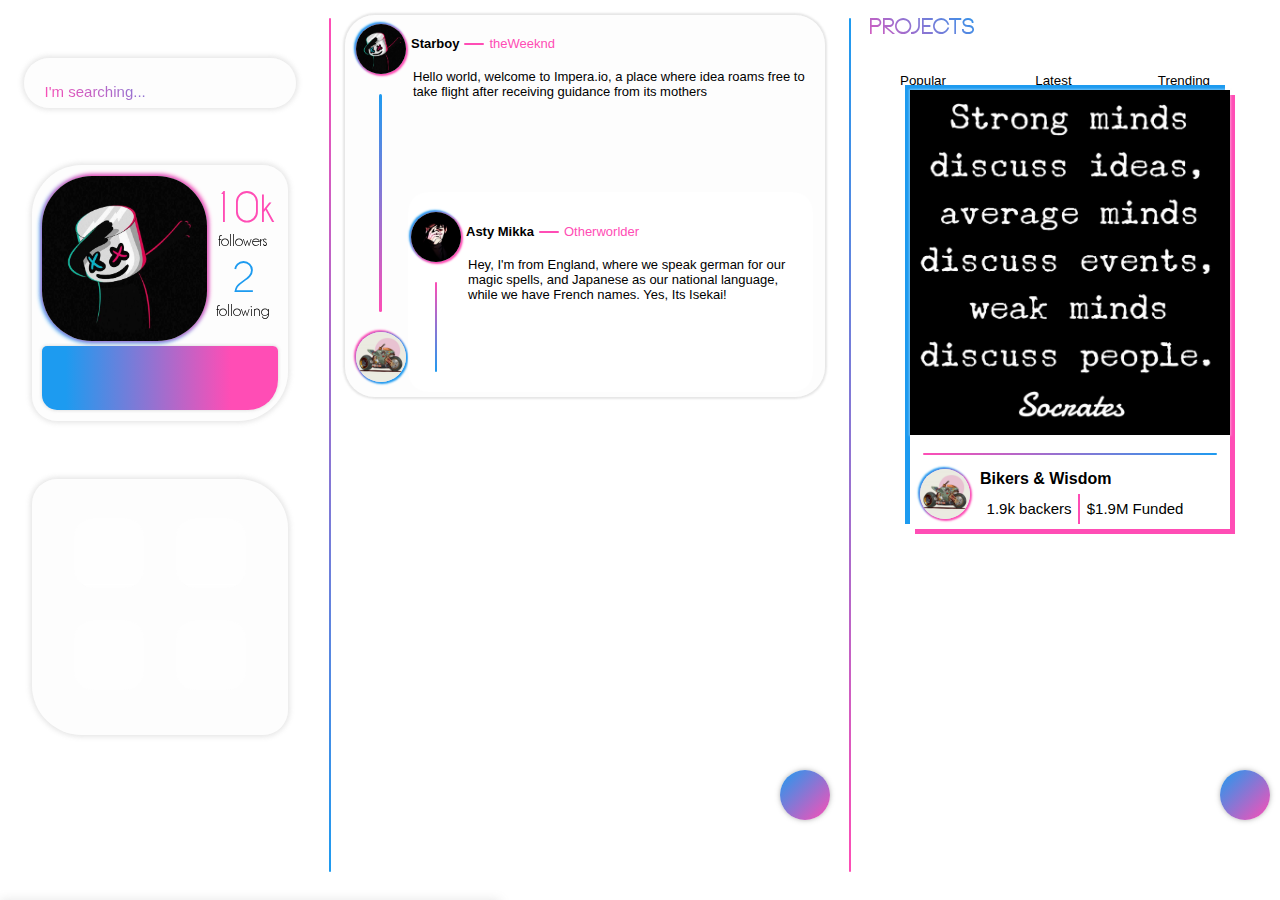
<file: impera - Copy - Copy/index.html>
<!doctype html>
<html lang="en">
<head>
  <meta charset="utf-8">
  <meta http-equiv="Content-Type" content="text/html; charset=utf-8" />
  <meta name="viewport" content="width=device-width, initial-scale=1, minimum-scale=1, user-scalable=no, maximum-scale=1">
  
  <title>Impera.io</title>
  <link rel="preload" href="img/logo.svg" as="image"/>
  <link rel="preload" href="https://maxst.icons8.com/vue-static/landings/line-awesome/line-awesome/1.3.0/css/line-awesome.min.css" as="style"/>
  <link rel="preload" href="css/theme.css" as="style">
  <link rel="preload" href="css/style.css" as="style">
  <link rel="preload" href="Fonts/Champagne & Limousines.ttf" as="font">
  <link rel="preload" href="Fonts/CaviarDreams.ttf" as="font">
  <link rel="preload" href="Fonts/Neou-Bold.ttf" as="font">
  
  <link rel="stylesheet" href="https://maxst.icons8.com/vue-static/landings/line-awesome/line-awesome/1.3.0/css/line-awesome.min.css"/>
  <link rel="stylesheet" href="css/theme.css">
  <link rel="stylesheet" href="css/style.css">
</head>
<body onload="done()">
  <div id="startscreen"><img width="100px" height="100px" src="img/logo.svg" id="logo"/></div>
  <div id="column1-2" class="gjs-row">
    <div id="row1-2" class="gjs-cell rblocks">
      <div class="samewidther sparent"><form onsubmit="return search()"><input id="sany" placeholder="I'm searching... " type="text" name="search anything" data-title="search stuffs" class="slicki"/><button class="gtext"><i class="la la-search"></i></button></form></div>
      <div id="iqkf-2" class="gjs-row samewidther square">
        <div id="ixcvh-2" onclick="profile()" class="gjs-cell square innerboxes">
          <div id="iosnd" class="square">
            <img id="iqyv" src="img/pp1.JPG"/>
          </div>
          <div id="i35re" class="gjs-row">
            <div id="i2ag" onclick="" class="nnuy">
              <p id="followerC" class="numc col2">10k
              </p>
              <p class="ntext">followers</p>
            </div>
            <div id="ipl6i" onclick="" class="nnuy">
              <p id="followingC" class="numc col1">2
              </p>
              <p class="ntext">following</p>
              <br/>
            </div>
          </div>
          <div id="i127i" class="gjs-row">
            <div id="ifr7x" data-title="ethAddress" class="pttx"></div>
            <button id="iola" data-title="copy" class="pttx square"><i style="color:white; font-size: 18px;" class="la la-clone la-1.5x"></i></button>
          </div>
        </div>
      </div>
      <div id="i33j-2" class="gjs-row samewidther">
        <div id="ipbs-2" class="gjs-cell square innerboxes">
          <!--THIS BLOCK CONTAINS LINKS TO OTHER PART OF THE APP-->
          <div class="square"><button class="b2 square tcol1"><i class="la la-bell la-2x"></i></button><p class="b2text">Notifications</p></div>
          <div class="square"><button class="b2 square tcol2"><i class="la la-yin-yang la-2x"></i></button><p class="b2text">Toggle theme</p></div>
          <div class="square"><button class="b2 square tcol3"><i class="la la-envelope la-2x"></i></button><p class="b2text">Messages</p></div>
          <div class="square"><button class="b2 square tcol4"><i class="la la-cogs la-2x"></i></button><p class="b2text">Settings</p></div>
        </div>
      </div>
      <span id="filler"></span>
    </div>
    
    <div class="rblocks vdivider"><span style="background-image: linear-gradient(135deg, var(--color2), var(--color1));"></span></div>
    
    <!--Since this is an experimetal copy of the original piece... I'M GOING ALL OUT!-->
    <!--POSTS TAB-->
    <div id="ibczo-2" class="gjs-cell rblocks">
      <!--All posts will be arranged here vertically-->
      <div id="postsholder">
      <div id="postsd">
        <!--An Example of a post to see how it looks like-->
        <div class="posts">
          <div class="sosmm"></div>
          <div class="userstalk">
            <img class="posterpic" src="img/pp1.JPG"/>
            <span class="asl gbv" style="width: 2.5px;"></span>
            <div class="underp"><img src="img/pp3.JPG" class="projects-pic"/></div>
          </div>
          
          <div class="mpost">
            <div class="postUser"><p class="hhname">Starboy</p><span class="hdivider"></span><p class="username col3"> theWeeknd</p><div style="flex-grow:5;"><button class="acol2 actions user-options"><div class="la la-ellipsis-h"></div></button>
            <div class="moreoptions"><button><div>Block User</div></button><button><div>Kill User</div></button><button><div>Stalk User</div></button></div>
          </div></div>
            <div class="postContents">Hello world, welcome to Impera.io, a place where idea roams free to take flight after receiving guidance from its mothers</div>
            <div class="postattachments"><div class="inside"><img src="img/apic.JPG"/></div></div>
            <div class="refered"></div>
            <div class="postActions">
              <!--contains actions related to the post... i.e like, share, save and reply/comment-->
              <button class="actions acol1"><div class="la la-comment"></div></button>
              <button class="actions acol2"><div class="la la-retweet"></div></button>
              <button class="actions acol3"><div class="la la-heart"></div></button>
              <button class="actions acol4"><div class="la la-share"></div></button>
            </div>
            
            <div class="tcomments">
              <div class="sosmm"></div>
              <div class="userstalk" style="height: auto;">
                <img class="posterpic" src="img/pp2.jpg"/><span class="asl gb"></span>
                <div class="underp"></div>
              </div>
              <div class="mpost">
                <div class="postUser"><p class="hhname">Asty Mikka</p><span class="hdivider"></span><p class="username col3"> Otherworlder</p><div style="flex-grow:5;"><button class="acol2 actions user-options"><div class="la la-ellipsis-h"></div></button>
                <div class="moreoptions"><button><div>Block User</div></button><button><div>Kill User</div></button><button><div>Stalk User</div></button></div>
              </div></div>
                <div class="postContents">Hey, I'm from England, where we speak german for our magic spells, and Japanese as our national language, while we have French names. Yes, Its Isekai!</div>
                <div class="postattachments"><div class="inside"><img src="img/meme.JPG"/></div></div>
                <div class="refered"></div>
                <div class="postActions">
                  <!--contains actions related to the post... i.e like, share, save and reply/comment-->
                  <button class="actions acol1"><div class="la la-comment"></div></button>
                  <button class="actions acol2"><div class="la la-retweet"></div></button>
                  <button class="actions acol3"><div class="la la-heart"></div></button>
                  <button class="actions acol4"><div class="la la-share"></div></button>
                </div>
              </div>
            </div>
            
          </div>
        </div>
      </div>
      </div>
            <!--floating button for sth related to the tab-->
            <button class="classf" onclick="opendialog('writepost')"><i class="la la-feather-alt"></i></button>
    </div>
    
    <div class="rblocks vdivider"><span style="background-image: linear-gradient(315deg, var(--color2), var(--color1));"></span></div>
    <!--LAST TAB... WILL BE USED TO SHOW PROJECTS. THUS, ILL MAKE THIS A LITTLE BIGGER.. also, maybe the projects will be the hashtags, while underscore can refer to the users-->
    <div id="iht7k" class="gjs-cell rblocks">
      <div style="width: 100%; height:60px"><div id="titlep" class="gradient-text">Projects</div>
      <div id="pfilter">
        <button class="pfilterb">Popular</button>
        <button class="pfilterb">Latest</button>
        <button class="pfilterb">Trending</button>
      </div>
    </div>
      <div id="projectsin" >
        
        <div class="gjs-row projects">
          <div id="ij549" class="gjs-cell innerboxes">
            <div class="pr-contents">
              <!--THE PROJECT'S/KICKSTART'S IMAGE-->
              <img alt="project image" src="img/projectA.jpg"/>
              <p><!--In case user has additional text to add. has to be short though--></p>
            </div>

            <div style="display:flex; width: 100%; flex-direction:column; align-items:center; justify-content:center; height: 10px;"><span class="hdivider full"></span></div>

            <div class="bottoms">
              <div class="loi"><img class="userimg" src="img/pp3.JPG"/></div>

              <div class="boto2">
                <p><!--name of the project-->Bikers & Wisdom</p>
                <div class="project-info-tab">
                  <div class="iald">1.9k backers</div>
                  <div class="iald">$1.9M Funded</div>
                  <!--All projects will harbor different ID, for the sake of easier identification, since projects name can be simlar or be the same-->
                  <button data-project="" class="actions acol1" onclick="/*Add project to remind me*/remindme(this)"><i class="la la-bell"></i></button>
                </div>
              </div>

            </div>
          </div>
        </div>
        
      </div>
      <!--floating button for sth related to the tab-->
      <button class="classf" onclick="opendialog('newproject')" style="top: 10px;"><i class="la la-plus"></i></button>
    </div>
    
  </div>
  
  <div></div>

<!--Direct Messaging(DM) dialog-->
  <div id="dm">
    <div id="messagetop"><div><img id="recipent"/><p id="rename"></p></div><div id="mta"><button class="actions"></button></div></div>
    <div id="messagebody"></div>
    <div id="messageinputs"><input type="text" spellcheck="false" id="senderinput"/><div id="mta2"><button class="actions"></button><button class="actions"></button></div></div>
  </div>

<!--Dialog for a new post-->
  <div class="dialogs" id="newpost"><div id="ieof"><img><input type="text" name="new message" placeholder="Write your backstory"></div><div><button class="actions"></button></div></div>

  <main id="mainpost"><div id="ptop"><p id="pname"></p><img id="pimg" class="square user-img"/><p id="pusername" class="col1"></p></div></main>
  <!---REMINDER... I will make a section under project overview to show "tagged posts", this will show all posts where the project is tagged-->
  
  <!--SECTION OF FLOATERS-->
  <!--TABS FOR NAVIGATING ON Mobile-->
  <div id="nav">
    <button data-title="home" class="tabb" onclick="opentab(event, 'row1-2')"><i class="la la-home"></i></button>    
    <button data-title="posts" class="tabb" onclick="opentab(event, 'ibczo-2')"><i class="la la-feather"></i></button>
    <button data-title="projects" class="tabb" onclick="opentab(event, 'iht7k')"><i class="la la-hashtag"></i></button>
    <button data-title="messages" class="tabb" onclick="opentab(event, 'tab3')"><i class="la la-envelope"></i></button>
  </div>

  <!--information toast-->
  <div id="ctt"></div>

  <div id="miniprofile">
    <p class="description"></p>
    <div><button data-title="follow"></button></div>
  </div>
  <script src="app.js"></script>
</body>
</html>
</file>
<file: impera - Copy - Copy/css/theme.css>
:root{
  --col1:29, 155, 240;
  --col2:255, 77, 181;
  --col3:146, 141, 210;
  --primary:255, 255, 255;
  --secondary:0, 0, 0;
  --color1:rgb(var(--col1));
  --color2:rgb(var(--col2));
  --color3:rgb(var(--col3));
  --gray1:rgba(250, 250, 250, 0.41);
  --shadow:rgba(128,128,128,0.2);
  --gray2:rgba(255, 255, 255, 0.677);
  --pri:rgb(var(--primary));
  --sec:rgb(var(--secondary));
  --pri9:rgba(255, 255, 255, 0.24);
  --gradi: linear-gradient(135deg, var(--color1), var(--color2));
  --gradi2: linear-gradient(270deg, var(--color2) 20%, var(--color1) 90%);
  --gradient3: linear-gradient(270deg, var(--col2) 20%, var(--col1), var(--col3));
  --bwe:10px 0px;
}
</file>
<file: impera - Copy - Copy/css/style.css>
@font-face {
  font-family: caviar;
  src: url("../Fonts/CaviarDreams.ttf");
}
@font-face {
  font-family: cl;
  src: url("../Fonts/Champagne & Limousines.ttf");
}
@font-face {
  font-family: norm;
  src: url("../Fonts/Neou-Bold.ttf");
}
*{
  font-family: Arial;
}
:root{
  --col1:29, 155, 240;
  --col2:255, 77, 181;
  --col3:146, 141, 210;
  --primary:255, 255, 255;
  --secondary:0, 0, 0;
  --color1:rgb(var(--col1));
  --color2:rgb(var(--col2));
  --color3:rgb(var(--col3));
  --gray1:rgba(250, 250, 250, 0.41);
  --shadow:rgba(128,128,128,0.2);
  --gray2:rgba(255, 255, 255, 0.677);
  --pri:rgb(var(--primary));
  --sec:rgb(var(--secondary));
  --pri9:rgba(255, 255, 255, 0.24);
  --gradi: linear-gradient(135deg, var(--color1), var(--color2));
  --gradi2: linear-gradient(270deg, var(--color2) 20%, var(--color1) 90%);
  --gradient3: linear-gradient(270deg, var(--col2) 20%, var(--col1), var(--col3));
  --bwe:10px 0px;
}

::-webkit-scrollbar{
  display: none;
  width: 5px;
  color: var(--color2);
  background-color: var(--color1);
}
#ctt{
  position: fixed;
  display: none;
  background-color: var(--pri);
  color: var(--sec);
  border-radius: 10px;
  box-shadow: 0 0 2px 0px var(--shadow);
}
.col1{color: var(--color1);}
.col1:hover{color: var(--color2);}
.col1:active{color: var(--color1);}
.col1::selection{background-color: var(--color1); color: var(--color2)}
.col2{color: var(--color2);}
.col2:hover{color: var(--color1);}
.col2:active{color: var(--color2);}
.col2::selection{background-color: var(--color2); color: var(--color1)}

.col3{color: var(--color2);}
.col3:hover{color: var(--color3);}
.col3:active{color: var(--color2);}
.col3::selection{background-color: var(--color3); color: var(--color1)}


.acol1:hover{color: var(--color1);}
.acol1:active{background-color: rgba(var(--col2), 0.2); color: var(--color2)}

.acol2:hover{color: var(--color2);}
.acol2:active{background-color: rgba(var(--col1), 0.2); color: var(--color1)}

.acol3:hover{color: var(--color3);}
.acol3:active{background-color: rgba(var(--col2), 0.2); color: var(--color1)}

.acol4:hover{color: var(--color2);}
.acol4:active{background-color: rgba(var(--col3), 0.2); color: var(--color2)}

.acol5:hover{color: var(--color1); background-color: var(--color3);}
.acol5:active{background-color: rgba(var(--col2), 0.2); color: var(--color3)}

/**STYLE FOR LARGE BUTTONS**/
.tcol1{color: var(--color1);}
.tcol1:active{color: var(--pri); background-color: var(--color1);}

.tcol2{color: var(--color2)}
.tcol2:active{color: var(--pri); background-color: var(--color2);}

.tcol3{color: var(--color3)}
.b2:hover{font-size: 13px;}
.tcol3:active{color: var(--pri); background-color: var(--color3);}

.tcol4{color: var(--color2)}
.tcol4:active{color: var(--pri); background-color: var(--color1);}

.gbv{
  background-image: linear-gradient(45deg, var(--color2), var(--color1));
}
.gb{
  background-image: linear-gradient(45deg, var(--color1), var(--color2));
}

.b2text{
  font-size: 14px;
  margin-top: 5px;
  color: var(--sec);
  font-family: cl;
  height: 0;
  overflow: hidden;
  transition: 0.2s;
  user-select: none;
}
#ipbs-2 div:hover .b2text{
  height: 16px;
}

* {
  box-sizing: border-box;
}
body, html{
  margin: 0;
  height: 100%;
  background-color: var(--pri);
}
*{
  box-sizing:border-box;
}
p::selection{
  background-color: var(--color2);
  color: var(--color1);
}
button[data-tooltip]{
  overflow:visible;
  color: var(--color2);
}
p{
  margin:0;
}
.square{
  aspect-ratio:1/1;
}

.gjs-row{
  display:flex;
  justify-content:flex-start;
  align-items: stretch;
  flex-wrap:nowrap;
}
.gjs-cell{
  align-items:center;
  flex-basis:100%;
}
.innerboxes{
  display:flex;
  flex-flow:row wrap;
}
.numc{
  font-size:40px;
  font-weight:200;
  font-family:caviar;
  text-align:center;
  transition: color 0.2s;
}
.ntext{
  font-size:16px;
  font-weight:500;
  margin-top: 3px;
  font-family:cl;
  text-align:center;
}
#iqkf-2{
  border-radius:50px 25px 50px 25px;
  padding:10px 10px 10px 10px;
}
#column1-2{
  height: 100%;
  width: 100%;
  flex-flow: row nowrap;
  background:transparent;
  height: 100%;
  row-gap:30px;
}
#i33j-2{
  top:50%;
  left:10px;
  border-radius:25px 50px 25px 50px;
}
#row1-2{
  padding:0 0 0 0;
  align-self:auto;
  width:270px;
  z-index: 40;
  justify-content: space-evenly;
  gap: 0;
}
#i1fh-2{
  align-self:auto;
  border:0 none black;
}
#ixcvh-2{
  min-height:0;
}
#i60qr{
  border-radius:50px;
  aspect-ratio:1/2;
  margin-top:15px;
}
#i9zjw{
  min-height:0;
  width:90%;
}
#ip0uj{
  position:static;
  border-radius:5px 50px 5px 50px;
  padding:0 0 0 0;
}
#it0b6{
  border-radius:50px 5px 50px 5px;
  background:var(--gradient3) ;
}
#iqyv{
  width: 100%;
  height: 100%;
  border-radius:50px;
  box-shadow:1px -1px 4px 1px var(--color2), -1px 1px 4px 1px var(--color1), inset 0px 0px 2px 1px var(--shadow);
  transition: box-shadow 1s;
}
#iqyv:hover{
  box-shadow: none;
  box-shadow:1px -1px 4px 1px var(--color1), -1px 1px 4px 1px var(--color2), inset 0px 0px 2px 1px var(--shadow);
}
#iosnd{
  width:70%;
}

#i35re{
  aspect-ratio:1/2;
  display:flex;
  flex-flow:row wrap;
  width:30%;
}
#iim3x3{
  display: flex;
  flex-flow: row wrap;
  scrollbar-width: 1px;
  scrollbar-color: var(--gray2);
  scrollbar-track-color: transparent;
  overflow: scroll;
}
.rblocks{
  display:flex;
  flex-flow:column wrap;
  min-width:300px;
  justify-content:center;
  align-items:center;
  gap:30px;
  width:300px;
  max-width:320px;
}

#iht7k{
  padding:0 0 0 0;
  align-self:auto;
  max-width: 420px;
  flex-grow: 2;
  justify-content: start;
  overflow-y: scroll;
  min-width: 320px;  
}
#projectsin{
  width: 100%;
  display: flex;
  gap: 10px;
  flex-direction: column;
  align-items: center;
}
#ibczo-2{
  max-width: none;
  align-self:auto;
  justify-content: start;
  flex-grow: 2;
  overflow-y: scroll;
}
#postsholder{
  display: flex;
  flex-flow: column nowrap;
  width: 100%;
  padding-top: 10px;
  height: calc(100% - 60px);
}
.rounded{
  border-radius:50px;
  padding:0px;
}
.samewidther{
  width:80%;
  background-color:var(--gray1);
  backdrop-filter:blur(5px);
  transition:box-shadow 0.2s, backdrop-filter 0.1s, width 0.1s;
  box-shadow:0 0 5px 2px var(--shadow);
}
.samewidther:hover, .sparent:active{
  box-shadow:2px 2px var(--bwe) rgba(255,0,106,0.8), -2px -2px var(--bwe) rgba(68,165,255,0.8);
  backdrop-filter:blur(10px);
}
#titlep{
  font-size: 23px;
  font-family: norm;
}
.projects{
  display: flex;
  flex-direction: column;
  width: 90%;
  max-width: 320px;
  transition: box-shadow 0.2s;
  box-shadow: 5px 5px 0px 0px var(--color2), -5px -5px 0px 0px var(--color1);
}
.projects:hover{
  box-shadow: -5px 5px 0px 0px var(--color2), 5px -5px 0px 0px var(--color1);
}
.pr-contents{
  width: 100%;
  min-height: 100px;
}
.pr-contents img{
  width: 100%;
  box-shadow: 0px 0px 2px 1px var(--gray1), inset 0 0 1px 1px var(--gray1);
}
.boto2{
  display: flex;
  flex-direction: column;
  flex-grow: 5;
  height: 100%;
  align-items: center;
  justify-content: center;
}
.boto2 p{font-weight: bold; line-height: 30px; width: 100%; text-overflow: ellipsis}
.iald{
  line-height: 30px;
  flex-grow: 7;
  text-align: center;
  font-size: 15px;
}
.iald:nth-of-type(2){
  border-left: 2px solid var(--color2);
}
.loi{
  width: 70px;
  padding: 10px;
  height: 70px;
}
.addx{
  width: 60px;
  height: 60px;
  color:white;
  font-size: 20px;
  border-radius: 30px;
}
/*.loi img{margin: 10px}*/
.bottoms{
  display: flex;
  flex-flow: row nowrap;
  overflow: hidden;
  width: 100%;
  height: 70px;
}
.project-info-tab{
  width: 100%;
  height: 30px;
  display: flex;
  flex-direction: row;
  justify-content: stretch;
}
.project-info-tab button{margin-top: -5px}
.pr-contents p{
  padding: 5px;
}
.fa1{
  transition: font-size 0.2s;
}
.fa1:hover{
  font-size: 20px;
}
.fa2:hover{
  font-size: 20px;
}
.fa3:hover{
  font-size: 20px;
}

#i127i{
  width:100%;
  height: fit-content;
  background-color: var(--color2);
  background: var(--gradi2);
  border-radius: 5px 5px 30px 15px;
  padding: 2px;
  transition: 0.2s;
  box-shadow: 0px 0px 3px 1px var(--shadow);
}
#i127i:hover{
  box-shadow: 2px 2px 3px 0px var(--fcol1);
}
#ipbs-2{
  width: 80%;
  margin: 10% 10%;
  display: flex;
  flex-flow: row wrap;
}
#ipbs-2 div{
  width: 50%;
  display: flex;
  flex-flow: column wrap;
  justify-content: center;
  align-items: center;
  vertical-align: middle;
  text-align: center;
}
.nnuy{
  aspect-ratio:1;
  display: inline-block;
  cursor: pointer;
  vertical-align: middle;
  width:100%;
  overflow:none;
}
#ifr7x{
  width: calc(100% - 60px);
  /**background-color: #ffffff;**/
}
button{
  min-width: 40px;
  min-height: 40px;
  cursor: pointer;
  transition: color 0.2s, background-color 0.2s;
  outline: none;
  border: none;
}
#iola{
  border-radius: 0px 0 30px 0px;
  background: transparent;
}
.sparent{
  display: flex;
  flex-direction: row;
  align-items: center;
  justify-content: center;
  width: 85%;
  height: 50px;
  border-radius: 30px;
}
.slicki{
  width: calc(100% - 60px);
  border: none;
  outline: none;
  background: transparent;
  padding-left: 15px;
  height: 50px;
  margin-left: 5px;
  font-size: 15px;
}
.slicki::selection{color: var(--pri); background-color: var(--color2); background-image: var(--gradi);}
.slicki::placeholder, #titlep, .gtext{
  color: rgba(var(--col2), 0.9);
  background-color: var(--color1);
  background-image: linear-gradient(45deg, var(--color2), var(--color1));
  background-size: 100%;
  background-repeat: repeat;
  background-clip: text;
  -webkit-background-clip: text;
  -webkit-text-fill-color:transparent;
  -moz-text-fill-color:transparent;
}
.slicki::placeholder{
  animation: colblinker 2s ease-in 0.1s infinite alternate-reverse;
}
@keyframes colblinker {
  from{background-image: linear-gradient(45deg, var(--color2), var(--color1));}
  to{background-image: linear-gradient(135deg, var(--color1), var(--color2));}
}
#titlep{
  height: 60px;
  line-height: 60px;
  padding-left: 10px;
  display: inline-block;
  vertical-align: middle;
}
#pfilter{
  width: 100%;
  height: 40px;
}
.pfilterb{
  width: 30%;
  height: 40px;
  color: var(--secondary);
  background: var(--pri);
}
.sparent button{
  width: 50px;
  height: 50px;
  font-size: 18px;
  background-image: linear-gradient(135deg, var(--color1), var(--color2) 70%);
}
.pttx{
  height: 60px;
}
#postsd{
  display: flex;
  flex-flow: column nowrap;
  overflow: visible;
  cursor: pointer;
  align-items: center;
  width: calc(98% - 10px);
  margin: 5px;
  padding: 5px;
  border-radius: 30px;
  background: var(--gray1);
  box-shadow: 0px 0px 2px 2px var(--shadow);
}
.postattachments{
  display:none;
  position: relative;
  overflow: visible;
  height: 200px;
  width: calc(100% + 27.5px);
}
.inside{
  display: flex;
  flex-flow: row-reverse nowrap;
  overflow: scroll;
  position: absolute;
  width: calc(100% + 27.5px);
  height: 100%;
  margin-left: -27.5px;
  z-index: 20;
  border-top: 3px solid var(--color2);
  border-bottom: 3px solid var(--color1);

}
.inside img{
  max-height: 200px;
}
.posts{
  display: flex;
  flex-flow: row wrap;
  width: calc(100% - 10px);
  min-height: 250px;
  border-radius: 20px;
  margin: 0px 4px 0px 0px;
  overflow: visible;
}

.sosmm{
  width: 100%;
  padding: 2px;
}
.userstalk{
  width: 55px;
  height: calc(100% - 10px);
  display: flex;
  flex-flow: column wrap;
  align-items: center;
  gap: 20px;
}
.underp{
  width: 50px;
}
.mpost{
  width: calc(100% - 55px);
  height: calc(100% - 0px);
}
.postUser{
  display: flex;
  flex-flow: row wrap;
  align-items: center;
  width: 100%;
  line-height: 30px;
}
.postUser div button{height: 30px; width: 30px;}
.user-options{
  width: 40px;
  height: 40px;
  float: right;
  align-self: flex-end;
  color: var(--color1);
}
.posterpic, .loi img{
  width: 50px;
  height: 50px;
  box-shadow: 1px 1px 2px 1px var(--color2), -1px -1px 2px 1px var(--color1);
  border-radius: 100%;
  transition: box-shadow 1s;
}
#iqyv::after{
    box-shadow: inset 3px 3px 10px 0 #ffffff;
    content: '';
    display: block;
    height: 100%;
    position: absolute;
    top: 0;
    width: 100%;
  }
.projects-pic{
  box-shadow: none;
  box-shadow: 1px 1px 2px 1px var(--color1), -1px -1px 2px 1px var(--color2);
  border-radius: 100%;
  width: 50px;
  height: 50px;
  transition: box-shadow 1s;
}
.posterpic:hover{box-shadow: 1px 1px 2px 1px var(--color1), -1px -1px 2px 1px var(--color2);}
.projects-pic:hover{box-shadow: 1px 1px 2px 1px var(--color2), -1px -1px 2px 1px var(--color1);}
.postUser p{
  font-size: 16px;
  display: inline-block;
  vertical-align: middle;
  margin: 0px 3px 0px 3px;
}
.hhname{
  color: var(--secondary);
  font-weight: bold;
  transition: color 0.2s, background-color 0.2s;
}
.postUser:last-child{
  color:var(--color2)
}
.postContents{
  padding: 5px;
  display: flex;
  min-height: 60px;
  overflow: visible;
}
.hdivider{
  width: 20px;
  height: 2px;
  background-color: var(--color2);
  margin: auto 2px auto 2px;
  border-radius: 3px;
}
.hdivider.full{
  width: 92%;
  background-image: linear-gradient(45deg, var(--color2), var(--color1));
}
.asl{
  width: 2px;
  height: calc(100% - 200px);
  flex-grow: 5;
  align-self: center;
  border-radius: 2px;
}
.vdivider{
  display: flex;
  max-width: 20px;
  min-width: 10px;
  width: 10px;
  background: transparent;
  justify-content: center;
  align-items:center;
  flex-basis:100%;
  height: calc(100% - 10px);
}
.vdivider span{
  width: 2.5px;
  height: 96%;
  border-radius: 6px;
  background-color: var(--gray1);
}
.postlinks{
  width: 70%;
  display: flex;
  flex-flow: column wrap;
  border-radius: 20px;
  margin: 5px;
}
.postphotos{
  margin-right: 100px;
  width: 200px;
}
.postActions{
  margin-top: 5px;
  display: flex;
  flex-flow: row wrap;
  justify-content: space-evenly;
}
.actions{
  width: 40px;
  height: 40px;
  font-size: 15px;
  background: transparent;
  border-radius: 100%;
  transition: font-size 0.1s, background-color 0.2s, color 0.2s;
}
.actions div{display: inline-block; vertical-align: middle;}
.refered{
  min-height: 10px;
  padding: 10px;
  color: var(--color1);
}
.tcomments{
  display: flex;
  float: right;
  background-color: var(--gray2);
  flex-flow: row wrap;
  width: calc(100% - 0px);
  min-height: 200px;
  border-radius: 20px;
  margin-top: 3px;
  align-self: flex-end;
}
#mainpost{
  display: none;
  width: calc(100% - 10px);
  min-height: 200px;
  border-radius: 30px;
  box-shadow: 0px 0px 3px 1px var(--shadow);
}
#ptop{
  display: flex;
  flex-flow: row nowrap;
  align-items: stretch;
  height: 70px;
  width: 100%;
  overflow: hidden;
}
#pimg{
  width: 70px;
  border-radius: 100%;
}
#pname{
  
}
#pusername{
  
}
#pusername, #pname{
  font-size: 20px
}

.toast{
  position: fixed;
  min-width: 100px;
  height: 50px;
  line-height: 50px;
  text-align: center;
  vertical-align: middle;
  transition: transform 0.2s, backdrop-filter 0.2s;
  z-index: 10;
  background: var(--col1);
  border-radius: 20px;
  opacity: 0%;
  backdrop-filter: blur(5px);
  right: 10px;
  bottom: 10px;
  font-family: caviar;
  padding: 0px 10px 0px 10px;
  font-size: 20px;
}
.toast:hover{
  backdrop-filter: blur(10px);
}
.toast:active{
  transform: scale(1.01);
}
.b2{
  width: 70px;
  border-radius: 20px;
  backdrop-filter: blur(5px);
  transition: 0.2s;
  background-color: var(--gray2)
}
#nav{
  display: none;
  min-width: 300px;
  height: 50px;
  border-radius: 20px;
  position: fixed;
  justify-content: stretch;
  left: calc(50% - 150px);
  background-color: var(--pri);
  bottom: 10px;
  box-shadow: 0 0 5px 2px var(--shadow);
  z-index: 90;
}
#nav:hover{
  box-shadow: 2px 2px var(--bwe) rgba(255,0,106,0.8), -2px -2px var(--bwe) rgba(68,165,255,0.8), 0 0 5px 2px var(--shadow);
}
.tabb{
  color: var(--sec);
  flex-grow: 1;
  height: 50px;
  background-color: transparent;
  font-size: 20px;
}
.tabb:hover{
  color: var(--color2);
}
#miniprofile{
  display: none;
  width: 200px;
  height: 100px;
}
.classf{
  width: 50px;
  height: 50px;
  border-radius: 100%;
  position: absolute;
  font-size: 23px;
  margin-right: 10px;
  align-self: flex-end;
  background: var(--gradi);
  color: var(--pri);
  transition: box-shadow 0.2s;
  box-shadow: 0 0 5px 0px rgba(100, 100, 100, 0.5);
  z-index: 80;
}
.classf:active{
  box-shadow: 1px 1px 2px 1px var(--color2), -1px -1px 2px 1px var(--color1), 0 0 5px 2px var(--shadow);
}
.classf:nth-of-type(1){
  bottom: 10px;
}
.classf:nth-of-type(2){
  top: 20px;
}
#filler{
  display: none;
  width: 100%;
  height: 50px;
}
.postsd, .tcomments, .postUser p, .postContents{
  font-size: 15px;
  text-overflow: ellipsis;
}
.moreoptions{
  width: 200px;
  height: 120px;
  display: none;
  flex-flow: column nowrap;
  position: absolute;
  z-index: 70;
  margin: 40px 0px 0px 0px;
  background: var(--gray2);
  backdrop-filter: blur(5px);
  box-shadow: 0 0 2px 1px var(--shadow);
  border-radius: 5px;
}
.moreoptions button{
  width: 100%;
  height: 40px;
  font-size: 14px;
  background: transparent;
}
.moreoptions button:hover{
  background: var(--gray2);
}
.moreoptions button div{
  text-align: left;
  padding-left: 10px;
}
#startscreen{
  display: flex;
  align-items: center;
  justify-content: center;
  width: 100%;
  height: 100%;
  top: 0;
  position: fixed;
  z-index: 110;
  left: 0;
  background-color: var(--pri);
  transition: opacity 0.2s;
}
#logo{
  width: 100px;
  height: 100px;
}
.dialogs{
  position: fixed;
  align-items: center;
  justify-content: center;
  flex-direction: column;
  display: none;
  width: 100%;
  height: 100%;
  left: 0;
  right: 0;
  top: 0;
  bottom: 0;
  background-color: var(--shadow);
}
 .dialogs div{
  min-width: 300px;
  min-height: 500px;
  background: var(--gray1);
  backdrop-filter: blur(5px);
 }
 #ieof{
  width: 100%;  
 }
 #ieof img{
  width: 50px;
  height: 50px;
  border-radius: 10px;
 }
#dm{
  max-width: 400px;
  width: 100%;
  height: 100%;
  max-width: 500px;
  background: var(--gray2);
  backdrop-filter: blur(5px);
  box-shadow: 20px;
  box-shadow: 0px 0px var(--bwe) var(--shadow);
  display: flex;
  position: fixed;
  flex-flow: column wrap;
  align-items: stretch;
}
#messagetop{
  height: 50px;
  display: flex;
  justify-content: stretch;
  flex-flow: row nowrap;
}
#recipent{
  width: 50px;
  height: 50px;
  border-radius: 100%;
}
#rename{
  line-height: 50px;
  padding-left: 5px;
  width: 100px;
}
#mta{
  align-self: flex-end;
}
#messagebody{
  height: calc(100% - 50px);
  padding: 5px;
}
#messageinputs{
  height: 50px;
}
#mta2{

}
@media screen and (min-device-width: 768px){
  .gjs-row{
    flex-wrap:wrap;
  }
  .rblocks{
    display: none;
  }
  #row1-2, #ibczo-2{display: flex;}
  .tcomments, .postContents{
    font-size: 13px;
  }
  #filler{display: block;}
  #nav{display: flex;}
  .classf:nth-of-type(1){
    bottom: 80px;
  }  
}
@media screen and (max-device-width: 480px)
and (orientation: portrait) {
  .rblocks{
    display: none;
  }
  #ibczo-2{display: none;}
  #filler{display: block;}
  #row1-2{display: flex;}
  #nav{display: flex;}
  .classf:nth-of-type(1){
    bottom: 80px;
  }  
}
/**FOR SMALL LAPTOP SCREENS**/
@media (min-width: 1200px){
  .postsd, .tcomments, .postUser p, .postContents{
    font-size: 13px;
    text-overflow: ellipsis;
  }
  .postUser p{
    max-width: 100px;
  }
  .rblocks{
    display: none;
  }
  .rblocks{display: flex;}
  #nav{
    display:none;
  }
}
</file>
